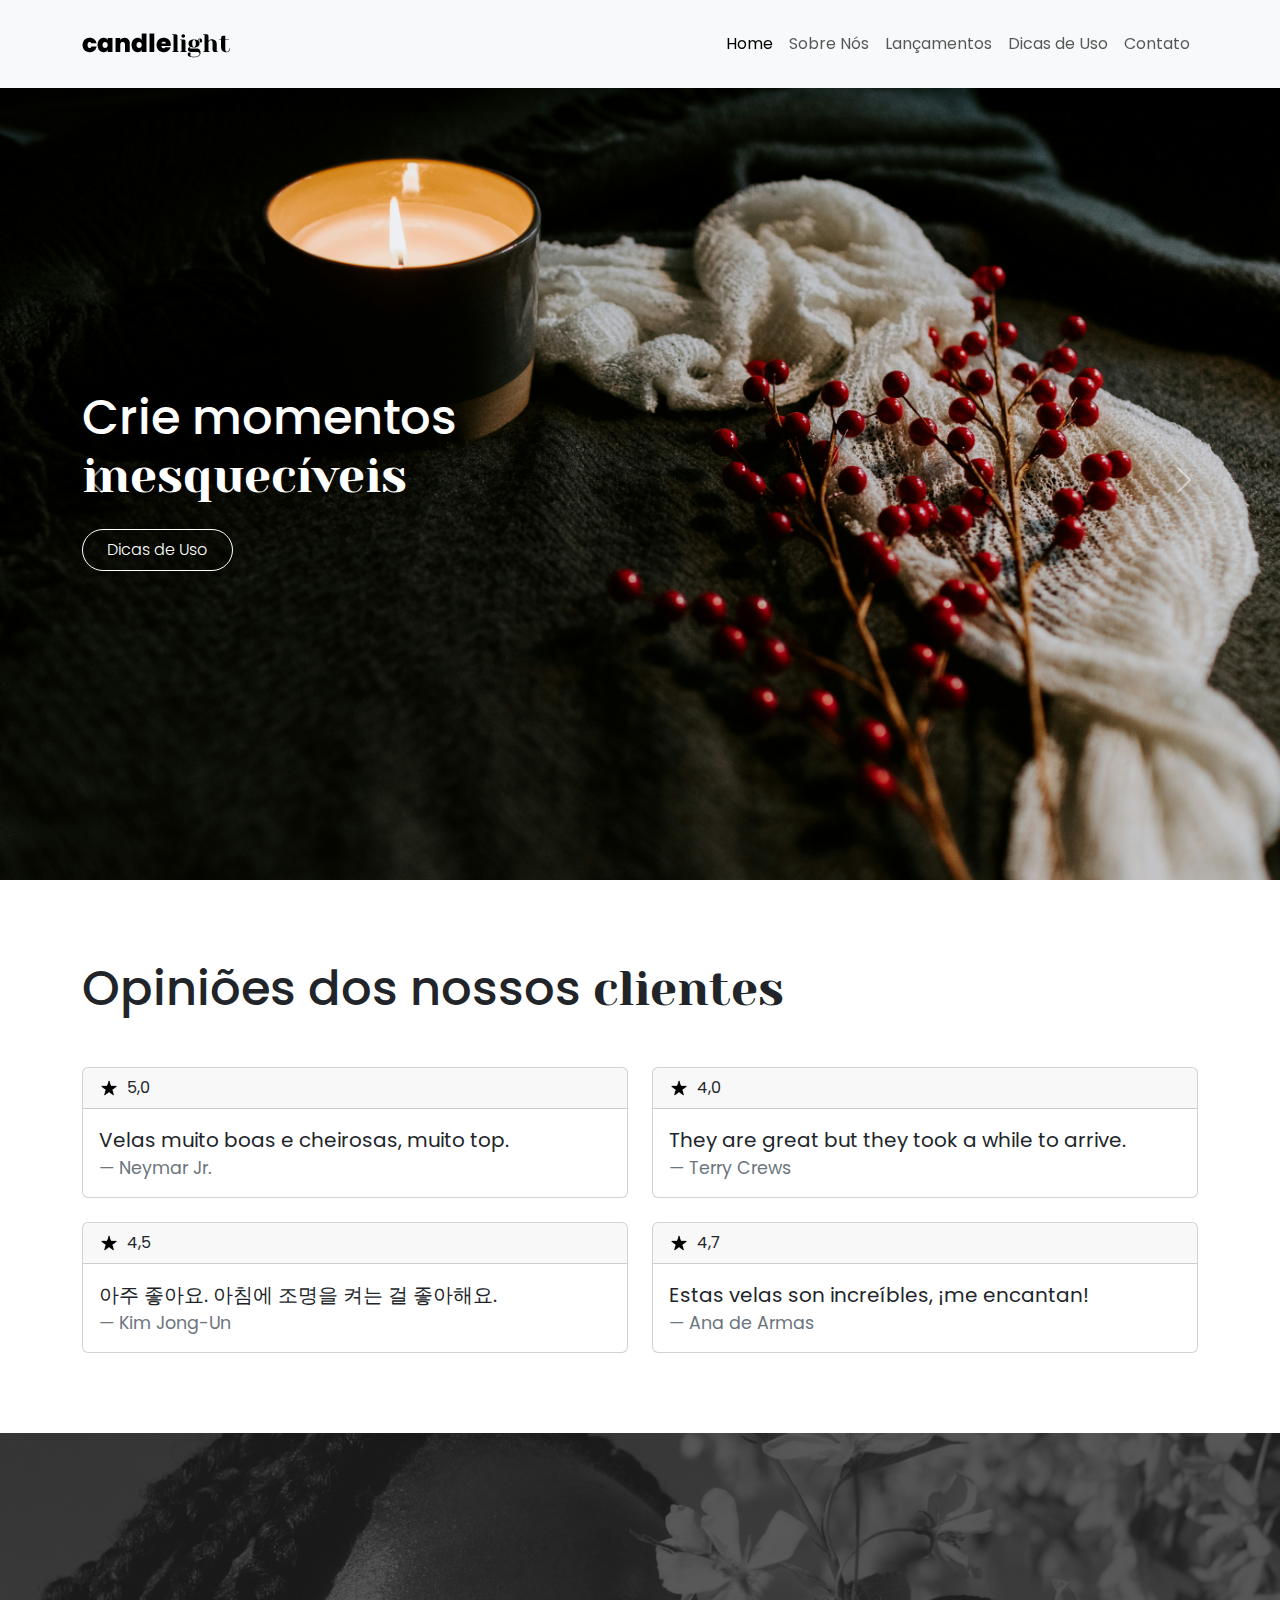
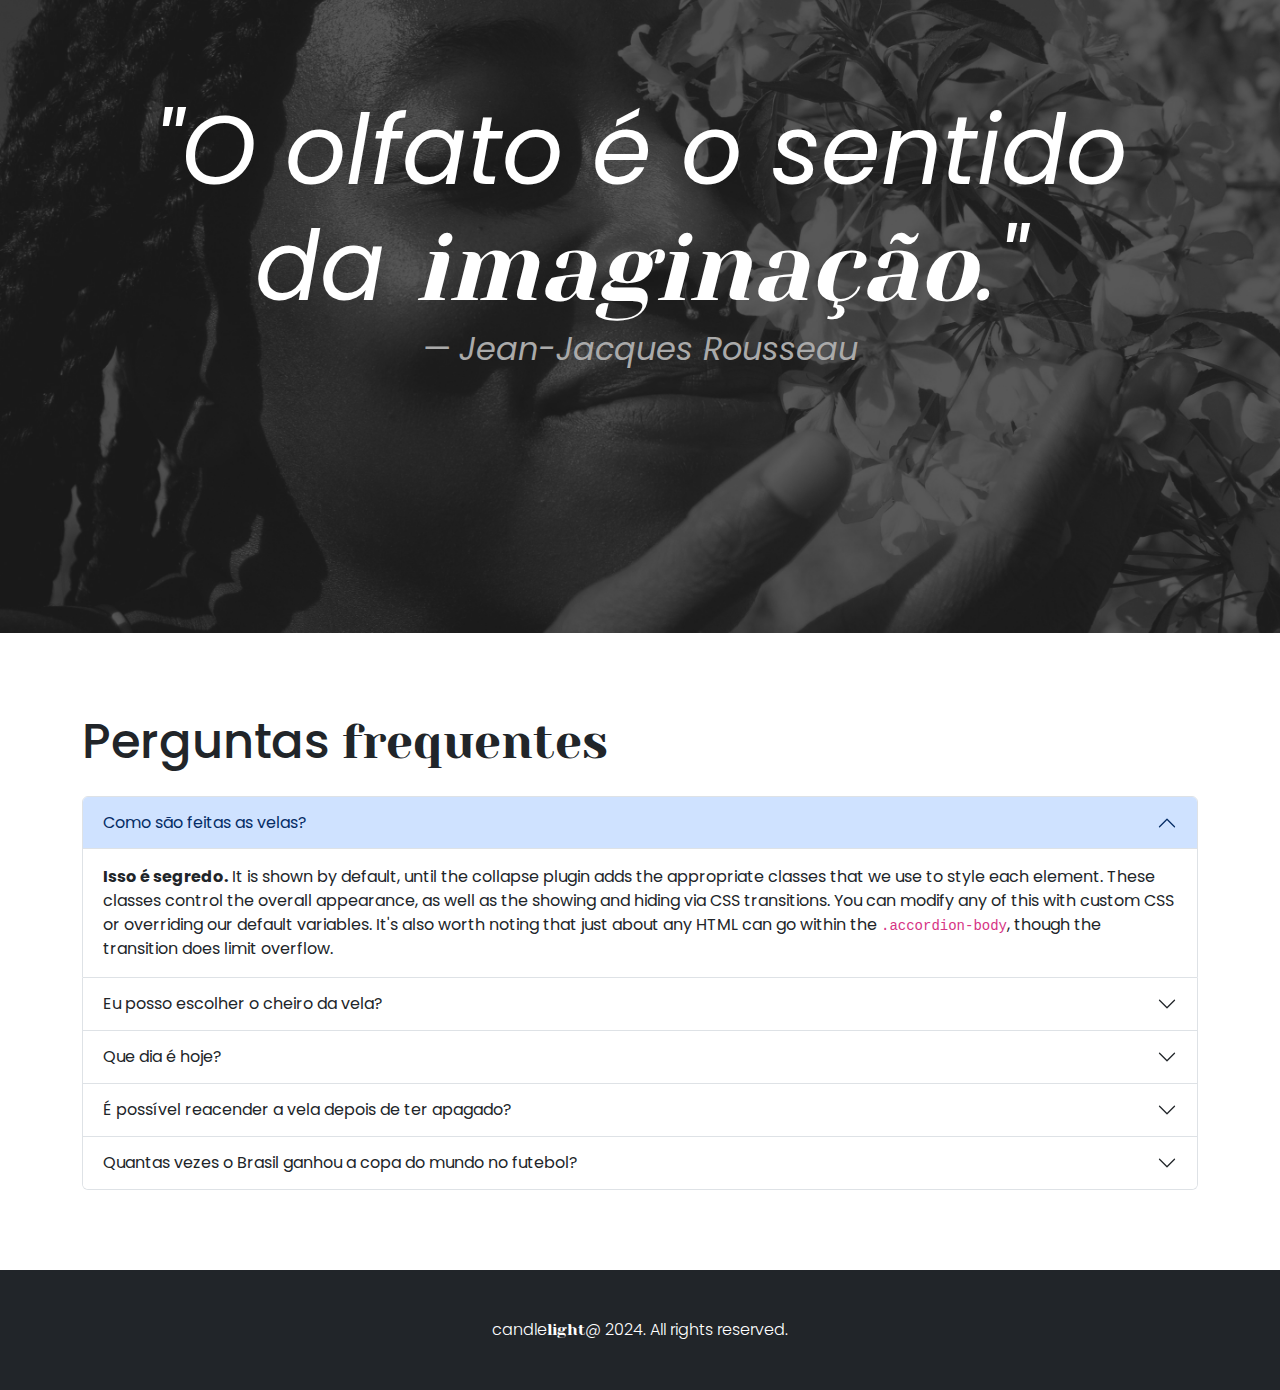
<file: index.html>
<!DOCTYPE html>
<html lang="en">

<head>
    <meta charset="UTF-8">
    <meta name="viewport" content="width=device-width, initial-scale=1.0">

    <link href="https://cdn.jsdelivr.net/npm/bootstrap@5.3.3/dist/css/bootstrap.min.css" rel="stylesheet"
        integrity="sha384-QWTKZyjpPEjISv5WaRU9OFeRpok6YctnYmDr5pNlyT2bRjXh0JMhjY6hW+ALEwIH" crossorigin="anonymous">
    <link rel="preconnect" href="https://fonts.googleapis.com">
    <link rel="preconnect" href="https://fonts.gstatic.com" crossorigin>
    <link
        href="https://fonts.googleapis.com/css2?family=Poppins:ital,wght@0,100;0,200;0,300;0,400;0,500;0,600;0,700;0,800;0,900;1,100;1,200;1,300;1,400;1,500;1,600;1,700;1,800;1,900&family=Yeseva+One&display=swap"
        rel="stylesheet">
    <link rel="stylesheet" href="./style.css">
    <link rel="stylesheet" href="./home.css">
    <link rel="icon" type="image/x-icon" href="./img/favicon.png">
    <script src="https://cdn.jsdelivr.net/npm/bootstrap@5.3.3/dist/js/bootstrap.bundle.min.js"
        integrity="sha384-YvpcrYf0tY3lHB60NNkmXc5s9fDVZLESaAA55NDzOxhy9GkcIdslK1eN7N6jIeHz"
        crossorigin="anonymous"></script>

    <title>candlelight | Home</title>
</head>

<body>
    <header class="container-fluid bg-body-tertiary fixed-top shadow">
        <nav class="navbar navbar-expand-lg container-lg">
            <div class="container-fluid">
                <a class="navbar-brand" href="#"><img src="./img/candlelight.png" alt="candlelight"></a>
                <button class="navbar-toggler" type="button" data-bs-toggle="collapse"
                    data-bs-target="#navbarNavAltMarkup" aria-controls="navbarNavAltMarkup" aria-expanded="false"
                    aria-label="Toggle navigation">
                    <span class="navbar-toggler-icon"></span>
                </button>
                <div class="collapse navbar-collapse nav justify-content-end" id="navbarNavAltMarkup">
                    <div class="navbar-nav">
                        <a class="nav-link active" aria-current="page" href="./index.html">Home</a>
                        <a class="nav-link" href="./sobre.html">Sobre Nós</a>
                        <a class="nav-link" href="./lancamentos.html">Lançamentos</a>
                        <a class="nav-link" href="./dicas.html">Dicas de Uso</a>
                        <a class="nav-link" href="./contato.html">Contato</a>
                    </div>
                </div>

            </div>
        </nav>
    </header>
    <section id="landing">
        <div id="carouselExampleFade" class="carousel slide carousel-fade">
            <div class="carousel-inner">
                <div class="carousel-item active">
                    <div class="container-lg">
                        <div class="carousel-content">
                            <h2 class="home-title">Crie momentos <span>inesquecíveis</span></h2>
                            <a class="carousel-btn" href="./dicas.html">Dicas de Uso</a>
                        </div>


                    </div>
                    <img src="./img/carrossel1.jpg" class="d-block w-100" alt="Carrossel">
                </div>
                <div class="carousel-item">
                    <div class="container-lg">
                        <div class="carousel-content">
                            <h2 class="home-title">Conheça a <span>nova coleção</span></h2>
                            <a class="carousel-btn" href="./lancamentos.html">Lançamentos</a>
                        </div>


                    </div>
                    <img src="./img/carrossel2.jpg" class="d-block w-100" alt="...">
                </div>
                <div class="carousel-item">
                    <div class="container-lg">
                        <div class="carousel-content">
                            <h2 class="home-title">Conheça nossa <span>história</span></h2>
                            <a class="carousel-btn" href="./sobre.html">Sobre Nós</a>
                        </div>


                    </div>
                    <img src="./img/carrossel3.jpg" class="d-block w-100" alt="...">
                </div>
            </div>
            <button class="carousel-control-prev" type="button" data-bs-target="#carouselExampleFade"
                data-bs-slide="prev">
                <span class="carousel-control-prev-icon" aria-hidden="true"></span>
                <span class="visually-hidden">Previous</span>
            </button>
            <button class="carousel-control-next" type="button" data-bs-target="#carouselExampleFade"
                data-bs-slide="next">
                <span class="carousel-control-next-icon" aria-hidden="true"></span>
                <span class="visually-hidden">Next</span>
            </button>
        </div>
    </section>
    <section id="opinions">
        <div class="container-lg">
            <h2 class="home-title mb-5">Opiniões dos nossos <span>clientes</span></h2>
            <div class="row row-cols-1 row-cols-md-2 g-4">
                <div class="col">
                    <div class="card">
                        <div class="card-header">
                            <img src="./img/icon-star.png" alt="Star">
                            5,0
                        </div>

                        <div class="card-body">
                            <blockquote class="blockquote mb-0">
                                <p>Velas muito boas e cheirosas, muito top.</p>
                                <footer class="blockquote-footer">Neymar Jr.</footer>
                            </blockquote>
                        </div>
                    </div>
                </div>
                <div class="col">
                    <div class="card">
                        <div class="card-header">
                            <img src="./img/icon-star.png" alt="Star">
                            4,0
                        </div>

                        <div class="card-body">
                            <blockquote class="blockquote mb-0">
                                <p>They are great but they took a while to arrive.</p>
                                <footer class="blockquote-footer">Terry Crews</footer>
                            </blockquote>
                        </div>
                    </div>
                </div>
                <div class="col">
                    <div class="card">
                        <div class="card-header">
                            <img src="./img/icon-star.png" alt="Star">
                            4,5
                        </div>

                        <div class="card-body">
                            <blockquote class="blockquote mb-0">
                                <p>아주 좋아요. 아침에 조명을 켜는 걸 좋아해요.</p>
                                <footer class="blockquote-footer">Kim Jong-Un</footer>
                            </blockquote>
                        </div>
                    </div>
                </div>
                <div class="col">
                    <div class="card">
                        <div class="card-header">
                            <img src="./img/icon-star.png" alt="Star">
                            4,7
                        </div>

                        <div class="card-body">
                            <blockquote class="blockquote mb-0">
                                <p>Estas velas son increíbles, ¡me encantan!</p>
                                <footer class="blockquote-footer">Ana de Armas</footer>
                            </blockquote>
                        </div>
                    </div>
                </div>
            </div>
        </div>
    </section>
    <section id="phrase">
        <div class="phrase-items">
            <blockquote class="blockquote mb-0">
                <h2>"O olfato é o sentido da <span>imaginação</span>."</h2>
                <footer class="blockquote-footer"><cite title="Source Title">Jean-Jacques Rousseau</cite>
                </footer>
            </blockquote>
            <img src="./img/frase.jpg" alt="Mulher cheirando uma flor.">
        </div>

    </section>
    <section id="faq">
        <div class="container-lg">
            <h2 class="home-title mb-4">Perguntas <span>frequentes</span></h2>
            <div class="accordion" id="accordionExample">
                <div class="accordion-item">
                    <h2 class="accordion-header">
                        <button class="accordion-button" type="button" data-bs-toggle="collapse"
                            data-bs-target="#collapseOne" aria-expanded="true" aria-controls="collapseOne">
                            Como são feitas as velas?
                        </button>
                    </h2>
                    <div id="collapseOne" class="accordion-collapse collapse show" data-bs-parent="#accordionExample">
                        <div class="accordion-body">
                            <strong>Isso é segredo.</strong> It is shown by default, until the
                            collapse plugin adds the appropriate classes that we use to style each element. These
                            classes control the overall appearance, as well as the showing and hiding via CSS
                            transitions. You can modify any of this with custom CSS or overriding our default variables.
                            It's also worth noting that just about any HTML can go within the
                            <code>.accordion-body</code>, though the transition does limit overflow.
                        </div>
                    </div>
                </div>
                <div class="accordion-item">
                    <h2 class="accordion-header">
                        <button class="accordion-button collapsed" type="button" data-bs-toggle="collapse"
                            data-bs-target="#collapseTwo" aria-expanded="false" aria-controls="collapseTwo">
                            Eu posso escolher o cheiro da vela?
                        </button>
                    </h2>
                    <div id="collapseTwo" class="accordion-collapse collapse" data-bs-parent="#accordionExample">
                        <div class="accordion-body">
                            <strong>Sim.</strong> It is hidden by default, until
                            the collapse plugin adds the appropriate classes that we use to style each element. These
                            classes control the overall appearance, as well as the showing and hiding via CSS
                            transitions. You can modify any of this with custom CSS or overriding our default variables.
                            It's also worth noting that just about any HTML can go within the
                            <code>.accordion-body</code>, though the transition does limit overflow.
                        </div>
                    </div>
                </div>
                <div class="accordion-item">
                    <h2 class="accordion-header">
                        <button class="accordion-button collapsed" type="button" data-bs-toggle="collapse"
                            data-bs-target="#collapseThree" aria-expanded="false" aria-controls="collapseThree">
                            Que dia é hoje?
                        </button>
                    </h2>
                    <div id="collapseThree" class="accordion-collapse collapse" data-bs-parent="#accordionExample">
                        <div class="accordion-body">
                            <strong>Hoje é Quarta-feira.</strong> It is hidden by default, until the
                            collapse plugin adds the appropriate classes that we use to style each element. These
                            classes control the overall appearance, as well as the showing and hiding via CSS
                            transitions. You can modify any of this with custom CSS or overriding our default variables.
                            It's also worth noting that just about any HTML can go within the
                            <code>.accordion-body</code>, though the transition does limit overflow.
                        </div>
                    </div>
                </div>
                <div class="accordion-item">
                    <h2 class="accordion-header">
                        <button class="accordion-button collapsed" type="button" data-bs-toggle="collapse"
                            data-bs-target="#collapseFour" aria-expanded="false" aria-controls="collapseFour">
                            É possível reacender a vela depois de ter apagado?
                        </button>
                    </h2>
                    <div id="collapseFour" class="accordion-collapse collapse" data-bs-parent="#accordionExample">
                        <div class="accordion-body">
                            <strong>Sim.</strong> It is hidden by default, until the
                            collapse plugin adds the appropriate classes that we use to style each element. These
                            classes control the overall appearance, as well as the showing and hiding via CSS
                            transitions. You can modify any of this with custom CSS or overriding our default variables.
                            It's also worth noting that just about any HTML can go within the
                            <code>.accordion-body</code>, though the transition does limit overflow.
                        </div>
                    </div>
                </div>
                <div class="accordion-item">
                    <h2 class="accordion-header">
                        <button class="accordion-button collapsed" type="button" data-bs-toggle="collapse"
                            data-bs-target="#collapseFive" aria-expanded="false" aria-controls="collapseFive">
                            Quantas vezes o Brasil ganhou a copa do mundo no futebol?
                        </button>
                    </h2>
                    <div id="collapseFive" class="accordion-collapse collapse" data-bs-parent="#accordionExample">
                        <div class="accordion-body">
                            <strong>5 vezes.</strong> It is hidden by default, until the
                            collapse plugin adds the appropriate classes that we use to style each element. These
                            classes control the overall appearance, as well as the showing and hiding via CSS
                            transitions. You can modify any of this with custom CSS or overriding our default variables.
                            It's also worth noting that just about any HTML can go within the
                            <code>.accordion-body</code>, though the transition does limit overflow.
                        </div>
                    </div>
                </div>
            </div>
        </div>
    </section>
    <footer id="footer" class="bg-dark">
        <div class="container-fluid">
            <p class="footer-content">
                candle<span>light</span>@ 2024. All rights reserved.
            </p>
        </div>
    </footer>
</body>

</html>
</file>
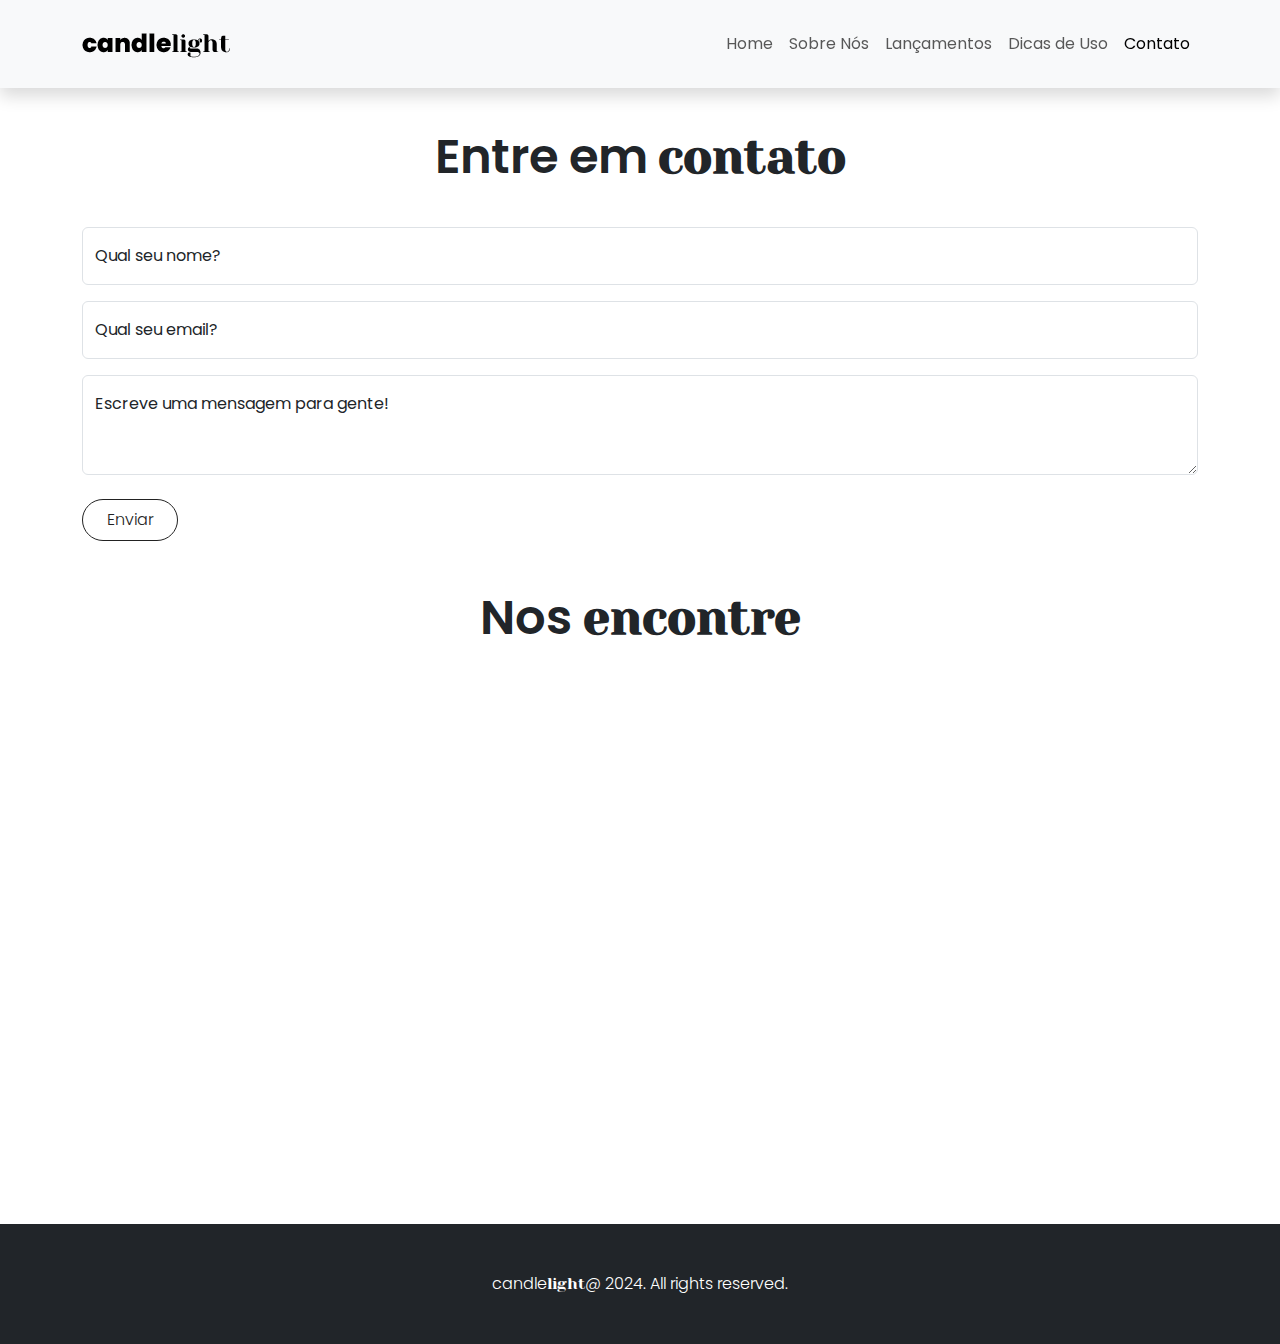
<file: contato.html>
<!DOCTYPE html>
<html lang="en">

<head>
    <meta charset="UTF-8">
    <meta name="viewport" content="width=device-width, initial-scale=1.0">

    <link href="https://cdn.jsdelivr.net/npm/bootstrap@5.3.3/dist/css/bootstrap.min.css" rel="stylesheet"
        integrity="sha384-QWTKZyjpPEjISv5WaRU9OFeRpok6YctnYmDr5pNlyT2bRjXh0JMhjY6hW+ALEwIH" crossorigin="anonymous">
    <link rel="preconnect" href="https://fonts.googleapis.com">
    <link rel="preconnect" href="https://fonts.gstatic.com" crossorigin>
    <link
        href="https://fonts.googleapis.com/css2?family=Poppins:ital,wght@0,100;0,200;0,300;0,400;0,500;0,600;0,700;0,800;0,900;1,100;1,200;1,300;1,400;1,500;1,600;1,700;1,800;1,900&family=Yeseva+One&display=swap"
        rel="stylesheet">
    <link rel="stylesheet" href="./style.css">
    <link rel="stylesheet" href="./contato.css">
    <link rel="icon" type="image/x-icon" href="./img/favicon.png">
    <script src="https://cdn.jsdelivr.net/npm/bootstrap@5.3.3/dist/js/bootstrap.bundle.min.js"
        integrity="sha384-YvpcrYf0tY3lHB60NNkmXc5s9fDVZLESaAA55NDzOxhy9GkcIdslK1eN7N6jIeHz"
        crossorigin="anonymous"></script>

    <title>candlelight | Contato</title>
</head>

<body>
    <header class="container-fluid bg-body-tertiary fixed-top shadow">
        <nav class="navbar navbar-expand-lg container-lg">
            <div class="container-fluid">
                <a class="navbar-brand" href="#"><img src="./img/candlelight.png" alt="candlelight"></a>
                <button class="navbar-toggler" type="button" data-bs-toggle="collapse"
                    data-bs-target="#navbarNavAltMarkup" aria-controls="navbarNavAltMarkup" aria-expanded="false"
                    aria-label="Toggle navigation">
                    <span class="navbar-toggler-icon"></span>
                </button>
                <div class="collapse navbar-collapse nav justify-content-end" id="navbarNavAltMarkup">
                    <div class="navbar-nav">
                        <a class="nav-link" href="./index.html">Home</a>
                        <a class="nav-link" href="./sobre.html">Sobre Nós</a>
                        <a class="nav-link" href="./lancamentos.html">Lançamentos</a>
                        <a class="nav-link" href="./dicas.html">Dicas de Uso</a>
                        <a class="nav-link active" aria-current="page" href="./contato.html">Contato</a>
                    </div>
                </div>

            </div>
        </nav>
    </header>
    <main>
        <div class="container-lg">
            <h1 class="main-title">Entre em <span>contato</span></h1>
            <form class="mb-3 mb-lg-0">
                <div class="form-floating mb-3">
                    <input type="text" class="form-control" id="floatingInput" placeholder="name">
                    <label for="floatingInput">Qual seu nome?</label>
                </div>
                <div class="form-floating mb-3">
                    <input type="email" class="form-control" id="floatingInput" placeholder="name@example.com">
                    <label for="floatingInput">Qual seu email?</label>
                </div>
                <div class="form-floating mb-3">
                    <textarea class="form-control" placeholder="Leave a comment here" id="floatingTextarea2"
                        style="height: 100px"></textarea>
                    <label for="floatingTextarea2">Escreve uma mensagem para gente!</label>
                </div>
                <button class="btn contato-btn">Enviar</button>
            </form>
            <h1 class="main-title">Nos <span>encontre</span></h1>
            <iframe
                src="https://www.google.com/maps/embed?pb=!1m18!1m12!1m3!1d3557.6018589145747!2d-48.669194348288364!3d-26.916128033298385!2m3!1f0!2f0!3f0!3m2!1i1024!2i768!4f13.1!3m3!1m2!1s0x94d8cb8842138761%3A0x648dbc8d0ef634c1!2sUniversidade%20do%20Vale%20do%20Itaja%C3%AD%2C%20Campus%20Itaja%C3%AD!5e0!3m2!1spt-BR!2sbr!4v1718754780885!5m2!1spt-BR!2sbr"
                width="100%" height="450" style="border:0;" allowfullscreen="" loading="lazy"
                referrerpolicy="no-referrer-when-downgrade"></iframe>

        </div>
    </main>
    <footer id="footer" class="bg-dark">
        <div class="container-fluid">
            <p class="footer-content">
                candle<span>light</span>@ 2024. All rights reserved.
            </p>
        </div>
    </footer>
</body>

</html>
</file>
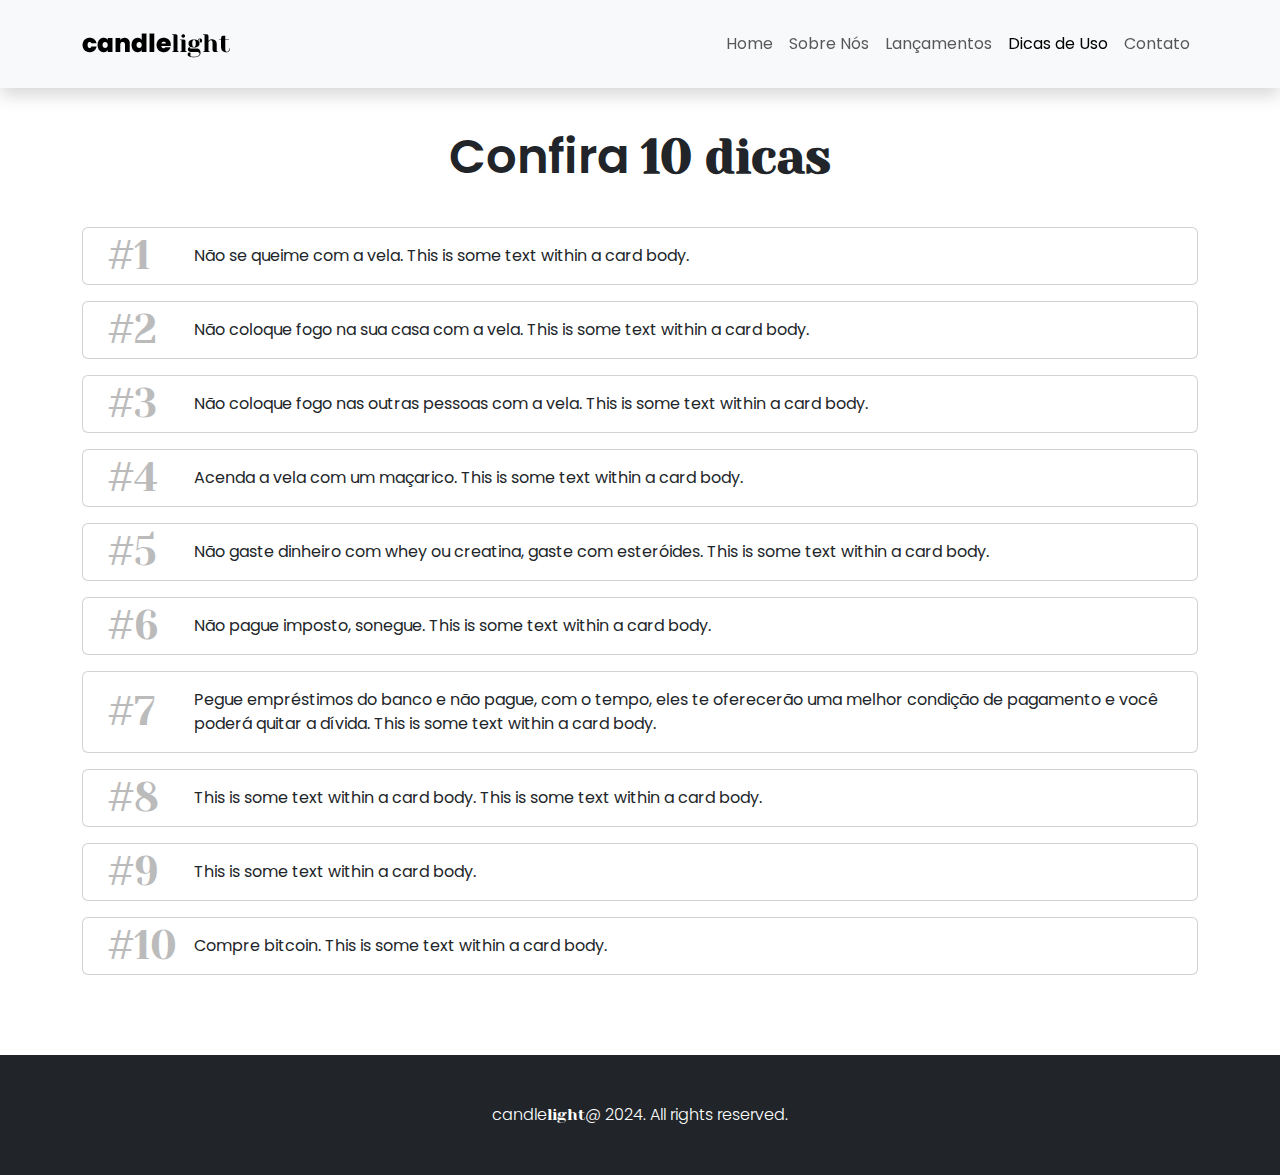
<file: dicas.html>
<!DOCTYPE html>
<html lang="en">

<head>
    <meta charset="UTF-8">
    <meta name="viewport" content="width=device-width, initial-scale=1.0">

    <link href="https://cdn.jsdelivr.net/npm/bootstrap@5.3.3/dist/css/bootstrap.min.css" rel="stylesheet"
        integrity="sha384-QWTKZyjpPEjISv5WaRU9OFeRpok6YctnYmDr5pNlyT2bRjXh0JMhjY6hW+ALEwIH" crossorigin="anonymous">
    <link rel="preconnect" href="https://fonts.googleapis.com">
    <link rel="preconnect" href="https://fonts.gstatic.com" crossorigin>
    <link
        href="https://fonts.googleapis.com/css2?family=Poppins:ital,wght@0,100;0,200;0,300;0,400;0,500;0,600;0,700;0,800;0,900;1,100;1,200;1,300;1,400;1,500;1,600;1,700;1,800;1,900&family=Yeseva+One&display=swap"
        rel="stylesheet">
    <link rel="stylesheet" href="./style.css">
    <link rel="stylesheet" href="./dicas.css">
    <link rel="icon" type="image/x-icon" href="./img/favicon.png">
    <script src="https://cdn.jsdelivr.net/npm/bootstrap@5.3.3/dist/js/bootstrap.bundle.min.js"
        integrity="sha384-YvpcrYf0tY3lHB60NNkmXc5s9fDVZLESaAA55NDzOxhy9GkcIdslK1eN7N6jIeHz"
        crossorigin="anonymous"></script>

    <title>candlelight | Dicas de Uso</title>
</head>

<body>
    <header class="container-fluid bg-body-tertiary fixed-top shadow">
        <nav class="navbar navbar-expand-lg container-lg">
            <div class="container-fluid">
                <a class="navbar-brand" href="#"><img src="./img/candlelight.png" alt="candlelight"></a>
                <button class="navbar-toggler" type="button" data-bs-toggle="collapse"
                    data-bs-target="#navbarNavAltMarkup" aria-controls="navbarNavAltMarkup" aria-expanded="false"
                    aria-label="Toggle navigation">
                    <span class="navbar-toggler-icon"></span>
                </button>
                <div class="collapse navbar-collapse nav justify-content-end" id="navbarNavAltMarkup">
                    <div class="navbar-nav">
                        <a class="nav-link" href="./index.html">Home</a>
                        <a class="nav-link" href="./sobre.html">Sobre Nós</a>
                        <a class="nav-link" href="./lancamentos.html">Lançamentos</a>
                        <a class="nav-link active" aria-current="page" href="./dicas.html">Dicas de Uso</a>
                        <a class="nav-link" href="./contato.html">Contato</a>
                    </div>
                </div>

            </div>
        </nav>
    </header>

    <main>

        <div class="container-lg">
            <h1 class="main-title">Confira <span>10 dicas</span></h1>
            <div class="card mb-3">
                <div class="row align-items-center">
                    <div class="col-2 col-md-1 ">
                        <div class="card-body">
                            <h5 class="card-title">
                                #1
                            </h5>
                        </div>


                    </div>
                    <div class="col-10 col-md-11 ">
                        <div class="card-body">
                            <p class="card-text">
                                Não se queime com a vela. This is some text within a card body.
                            </p>

                        </div>
                    </div>

                </div>

            </div>
            <div class="card mb-3">
                <div class="row align-items-center">
                    <div class="col-2 col-md-1 ">
                        <div class="card-body">
                            <h5 class="card-title">
                                #2
                            </h5>
                        </div>


                    </div>
                    <div class="col-10 col-md-11 ">
                        <div class="card-body">
                            <p class="card-text">
                                Não coloque fogo na sua casa com a vela. This is some text within a card body.
                            </p>

                        </div>
                    </div>

                </div>

            </div>
            <div class="card mb-3">
                <div class="row align-items-center">
                    <div class="col-2 col-md-1 ">
                        <div class="card-body">
                            <h5 class="card-title">
                                #3
                            </h5>
                        </div>


                    </div>
                    <div class="col-10 col-md-11 ">
                        <div class="card-body">
                            <p class="card-text">
                                Não coloque fogo nas outras pessoas com a vela. This is some text within a card body.
                            </p>

                        </div>
                    </div>

                </div>

            </div>
            <div class="card mb-3">
                <div class="row align-items-center">
                    <div class="col-2 col-md-1 ">
                        <div class="card-body">
                            <h5 class="card-title">
                                #4
                            </h5>
                        </div>


                    </div>
                    <div class="col-10 col-md-11 ">
                        <div class="card-body">
                            <p class="card-text">
                                Acenda a vela com um maçarico. This is some text within a card body.
                            </p>

                        </div>
                    </div>

                </div>

            </div>
            <div class="card mb-3">
                <div class="row align-items-center">
                    <div class="col-2 col-md-1 ">
                        <div class="card-body">
                            <h5 class="card-title">
                                #5
                            </h5>
                        </div>


                    </div>
                    <div class="col-10 col-md-11 ">
                        <div class="card-body">
                            <p class="card-text">
                                Não gaste dinheiro com whey ou creatina, gaste com esteróides. This is some text within
                                a card body.
                            </p>

                        </div>
                    </div>

                </div>

            </div>
            <div class="card mb-3">
                <div class="row align-items-center">
                    <div class="col-2 col-md-1 ">
                        <div class="card-body">
                            <h5 class="card-title">
                                #6
                            </h5>
                        </div>


                    </div>
                    <div class="col-10 col-md-11 ">
                        <div class="card-body">
                            <p class="card-text">
                                Não pague imposto, sonegue. This is some text within a card body.
                            </p>

                        </div>
                    </div>

                </div>

            </div>
            <div class="card mb-3">
                <div class="row align-items-center">
                    <div class="col-2 col-md-1 ">
                        <div class="card-body">
                            <h5 class="card-title">
                                #7
                            </h5>
                        </div>

                    </div>
                    <div class="col-10 col-md-11 ">
                        <div class="card-body">
                            <p class="card-text">
                                Pegue empréstimos do banco e não pague, com o tempo, eles te oferecerão uma melhor
                                condição de pagamento e você poderá quitar a dívida. This is some text within a card
                                body.
                            </p>

                        </div>
                    </div>

                </div>

            </div>
            <div class="card mb-3">
                <div class="row align-items-center">
                    <div class="col-2 col-md-1 ">
                        <div class="card-body">
                            <h5 class="card-title">
                                #8
                            </h5>
                        </div>

                    </div>
                    <div class="col-10 col-md-11 ">
                        <div class="card-body">
                            <p class="card-text">
                                This is some text within a card body. This is some text within a card body.
                            </p>

                        </div>
                    </div>

                </div>

            </div>
            <div class="card mb-3">
                <div class="row align-items-center">
                    <div class="col-2 col-md-1 ">
                        <div class="card-body">
                            <h5 class="card-title">
                                #9
                            </h5>
                        </div>

                    </div>
                    <div class="col-10 col-md-11 ">
                        <div class="card-body">
                            <p class="card-text">
                                This is some text within a card body.
                            </p>

                        </div>
                    </div>

                </div>

            </div>
            <div class="card mb-3">
                <div class="row align-items-center">
                    <div class="col-2 col-md-1 ">
                        <div class="card-body">
                            <h5 class="card-title">
                                #10
                            </h5>
                        </div>

                    </div>
                    <div class="col-10 col-md-11 ">
                        <div class="card-body">
                            <p class="card-text">
                                Compre bitcoin. This is some text within a card body.
                            </p>

                        </div>
                    </div>

                </div>

            </div>
        </div>
    </main>

    <footer id="footer" class="bg-dark">
        <div class="container-fluid">
            <p class="footer-content">
                candle<span>light</span>@ 2024. All rights reserved.
            </p>
        </div>
    </footer>
</body>

</html>
</file>
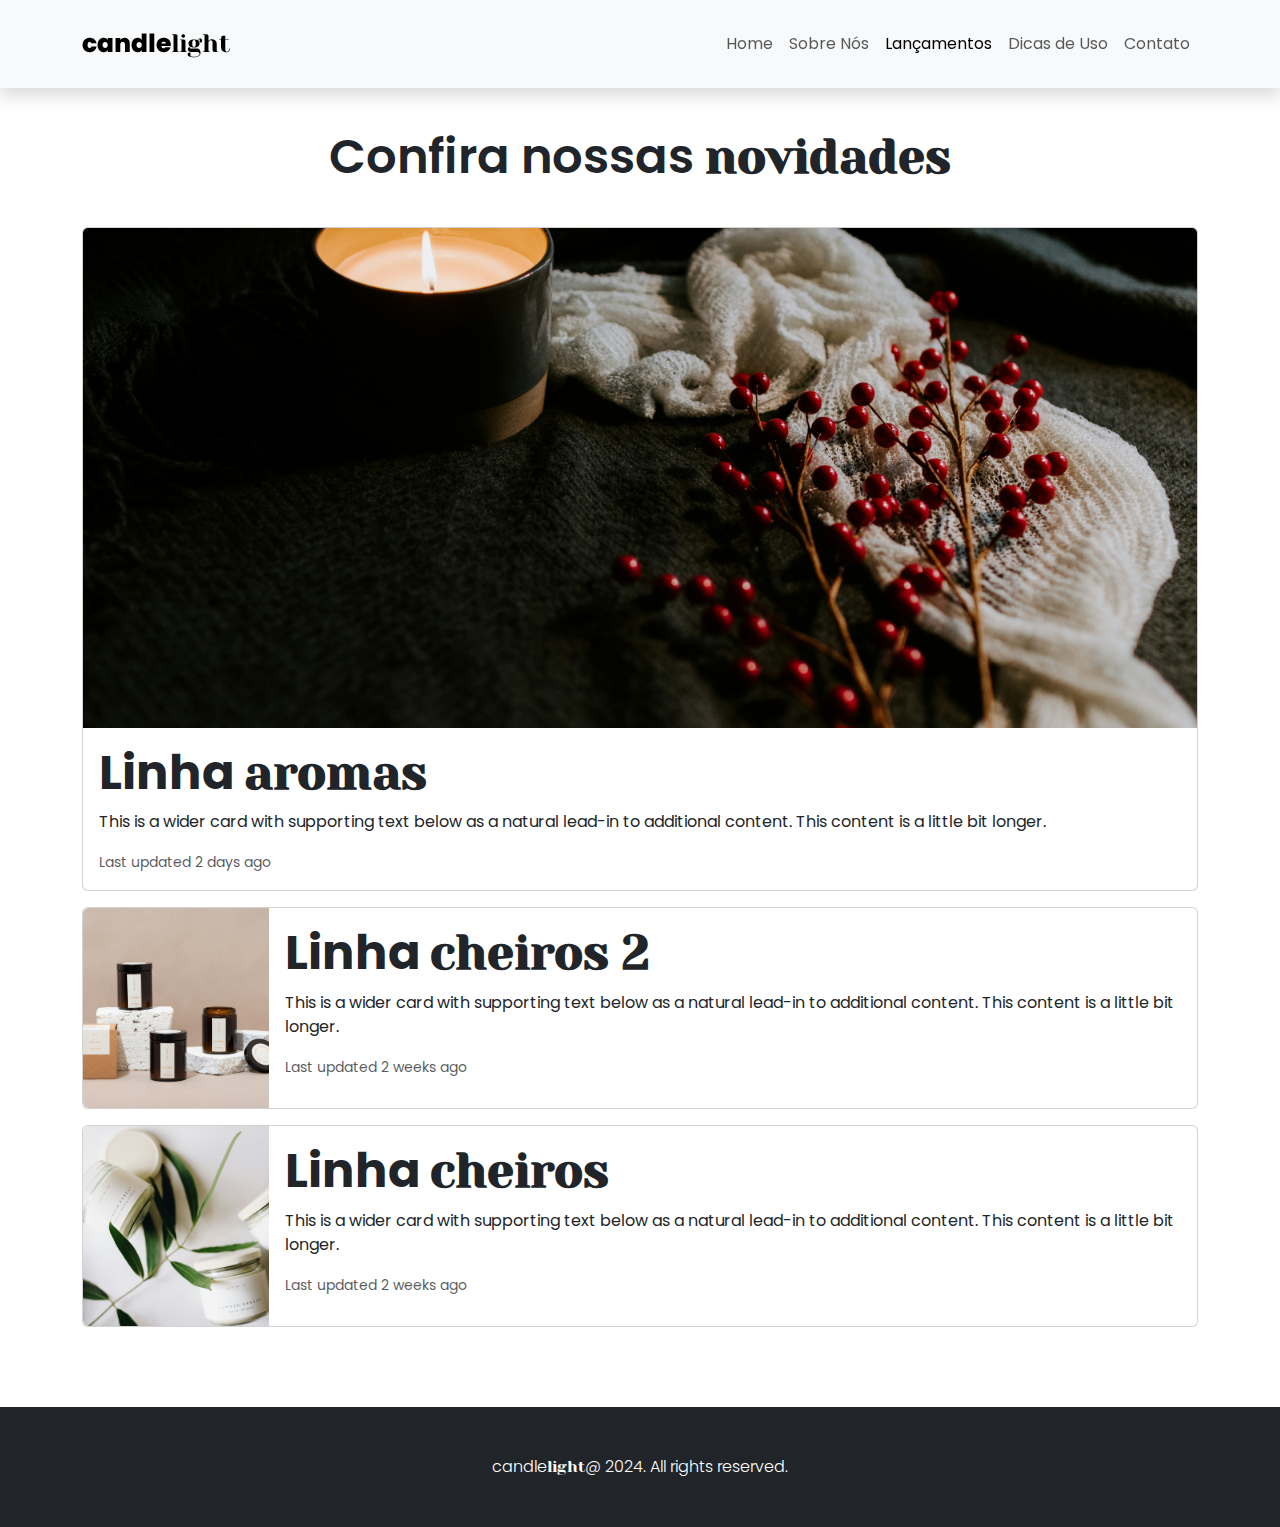
<file: lancamentos.html>
<!DOCTYPE html>
<html lang="en">

<head>
    <meta charset="UTF-8">
    <meta name="viewport" content="width=device-width, initial-scale=1.0">

    <link href="https://cdn.jsdelivr.net/npm/bootstrap@5.3.3/dist/css/bootstrap.min.css" rel="stylesheet"
        integrity="sha384-QWTKZyjpPEjISv5WaRU9OFeRpok6YctnYmDr5pNlyT2bRjXh0JMhjY6hW+ALEwIH" crossorigin="anonymous">
    <link rel="preconnect" href="https://fonts.googleapis.com">
    <link rel="preconnect" href="https://fonts.gstatic.com" crossorigin>
    <link
        href="https://fonts.googleapis.com/css2?family=Poppins:ital,wght@0,100;0,200;0,300;0,400;0,500;0,600;0,700;0,800;0,900;1,100;1,200;1,300;1,400;1,500;1,600;1,700;1,800;1,900&family=Yeseva+One&display=swap"
        rel="stylesheet">
    <link rel="stylesheet" href="./style.css">
    <link rel="stylesheet" href="./lancamentos.css">
    <link rel="icon" type="image/x-icon" href="./img/favicon.png">
    <script src="https://cdn.jsdelivr.net/npm/bootstrap@5.3.3/dist/js/bootstrap.bundle.min.js"
        integrity="sha384-YvpcrYf0tY3lHB60NNkmXc5s9fDVZLESaAA55NDzOxhy9GkcIdslK1eN7N6jIeHz"
        crossorigin="anonymous"></script>

    <title>candlelight | Lançamentos</title>
</head>

<body>
    <header class="container-fluid bg-body-tertiary fixed-top shadow">
        <nav class="navbar navbar-expand-lg container-lg">
            <div class="container-fluid">
                <a class="navbar-brand" href="#"><img src="./img/candlelight.png" alt="candlelight"></a>
                <button class="navbar-toggler" type="button" data-bs-toggle="collapse"
                    data-bs-target="#navbarNavAltMarkup" aria-controls="navbarNavAltMarkup" aria-expanded="false"
                    aria-label="Toggle navigation">
                    <span class="navbar-toggler-icon"></span>
                </button>
                <div class="collapse navbar-collapse nav justify-content-end" id="navbarNavAltMarkup">
                    <div class="navbar-nav">
                        <a class="nav-link" href="./index.html">Home</a>
                        <a class="nav-link" href="./sobre.html">Sobre Nós</a>
                        <a class="nav-link active" aria-current="page" href="./lancamentos.html">Lançamentos</a>
                        <a class="nav-link" href="./dicas.html">Dicas de Uso</a>
                        <a class="nav-link" href="./contato.html">Contato</a>
                    </div>
                </div>

            </div>
        </nav>
    </header>

    <main>
        <div class="container-lg">
            <h1 class="main-title">Confira nossas <span>novidades</span></h1>
            <div class="card mb-3">
                <img src="./img/lancamentos1.jpg" class="card-img-top" alt="Lançamento">
                <div class="card-body">
                    <h5 class="card-title">Linha <span>aromas</span></h5>
                    <p class="card-text">This is a wider card with supporting text below as a natural lead-in to
                        additional content. This content is a little bit longer.</p>
                    <p class="card-text"><small class="text-body-secondary">Last updated 2 days ago</small></p>
                </div>
            </div>
            <div class="card mb-3" style="max-width: 100%;">
                <div class="row g-0">
                    <div class="col-lg-2">
                        <img src="./img/lancamentos2.jpg" class="image-fluid rounded-start" alt="Lançamento 2">
                    </div>
                    <div class="col-lg-10">
                        <div class="card-body">
                            <h5 class="card-title">Linha <span>cheiros 2</span></h5>
                            <p class="card-text">This is a wider card with supporting text below as a natural lead-in to
                                additional content. This content is a little bit longer.</p>
                            <p class="card-text"><small class="text-body-secondary">Last updated 2 weeks ago</small></p>
                        </div>
                    </div>
                </div>
            </div>
            <div class="card mb-3" style="max-width: 100%;">
                <div class="row g-0">
                    <div class="col-lg-2">
                        <img src="./img/lancamentos3.jpg" class="image-fluid rounded-start" alt="Lançamento 3">
                    </div>
                    <div class="col-lg-10">
                        <div class="card-body">
                            <h5 class="card-title">Linha <span>cheiros</span></h5>
                            <p class="card-text">This is a wider card with supporting text below as a natural lead-in to
                                additional content. This content is a little bit longer.</p>
                            <p class="card-text"><small class="text-body-secondary">Last updated 2 weeks ago</small></p>
                        </div>
                    </div>
                </div>
            </div>
        </div>
    </main>

    <footer id="footer" class="bg-dark">
        <div class="container-fluid">
            <p class="footer-content">
                candle<span>light</span>@ 2024. All rights reserved.
            </p>
        </div>
    </footer>
</body>

</html>
</file>
<file: style.css>
body {
    font-family: 'Poppins';
}

img {
    max-width: 100%;
    object-fit: cover;
}

.nav-link {
    text-align: right;
    padding: 1rem;
    position: relative;
}

.nav-link.active {
    font-weight: 400;
}

#footer {
    margin-top: 2rem;
}

.footer-content {
    color: white;
    font-size: 1rem;
    font-weight: 300;
    text-align: center;
    padding: 3rem 0;
    margin-bottom: 0;

}

.footer-content span {
    font-family: "Yeseva One";
}

@media (min-width: 992px) {
    .nav-link {
        padding: 1.5rem;

    }

    #footer {
        margin-top: 5rem;
    }
}
</file>
<file: home.css>
#landing {
    margin-top: 3rem;
}

.carousel-item img {
    height: 600px;
    object-position: center;
}

.carousel-content {
    max-width: 992px;
    width: 100%;
    height: 100%;
    position: absolute;
    display: flex;
    flex-direction: column;
    justify-content: center;
    align-items: center;

}

.carousel-content h2 {
    color: white;
    max-width: 20rem;
}

.carousel-btn {
    margin-top: .5rem;
    font-family: 'poppins', 'sans-serif';
    font-weight: 300;
    font-size: 1rem;
    color: white;
    text-decoration: none;

    border: 1px solid white;
    padding: .5rem 1.5rem;
    border-radius: 1.5rem;
    transition: .3s;
}

.carousel-btn:hover {
    background-color: white;
    color: #222;
}

.home-title {
    font-weight: 500;
    font-size: 2rem;
    text-align: center;

}

.home-title span {
    font-family: 'Yeseva One', 'serif';
}


#opinions {
    margin-top: 2rem;
}

.card-header img {
    height: 20px;
}

.card-header {
    display: flex;
    justify-content: start;
    align-items: center;
    gap: .5rem;
}


#phrase {
    margin-top: 2rem;
}

.phrase-items {
    position: relative;
    display: flex;
    justify-content: center;
    align-items: center;
}

.phrase-items .blockquote {
    position: absolute;
    color: white;

}

.phrase-items .blockquote h2 {
    font-weight: 400;
    font-style: italic;
    font-size: 2.25rem;
    text-align: center;
    max-width: 25rem;
    margin-bottom: 1rem;
}

.phrase-items .blockquote h2 span {
    font-family: "Yeseva One", 'serif';
}


.phrase-items .blockquote-footer {
    font-size: 1rem;
    color: #aaa;
    text-align: center;
}

.phrase-items img {
    height: 300px;
    width: 100%;
    display: block;
    object-position: center;
}

#faq {
    margin-top: 2rem;
}


@media (min-width: 992px) {

    #landing {
        margin-top: 5rem;
    }

    .carousel-item img {
        height: 800px;
    }

    .carousel-content {
        align-items: start;
    }

    .carousel-content h2 {
        max-width: 25rem;

    }

    .home-title {

        font-size: 3rem;
        text-align: left;
    }


    .carousel-btn {
        margin-top: 1rem;
        font-size: 1rem;
    }

    #opinions {
        margin-top: 5rem;
    }

    #phrase {
        margin-top: 5rem;
    }

    .phrase-items img {
        height: 800px;
    }

    .phrase-items .blockquote h2 {
        font-size: 6rem;
        max-width: 70rem;
    }

    .phrase-items .blockquote-footer {
        font-size: 2rem;
    }

    #faq {
        margin-top: 5rem;
    }

}
</file>
<file: contato.css>
main {
    margin-top: 5rem;
}


.main-title {
    padding: 1rem 0;
    text-align: center;
    font-size: 3rem;
    font-weight: 600;
}


.main-title span {
    font-family: "yeseva one";
}

.contato-btn {
    margin-top: .5rem;
    font-family: 'poppins', 'sans-serif';
    font-weight: 300;
    font-size: 1rem;
    color: #222;
    text-decoration: none;

    border: 1px solid #222;
    padding: .5rem 1.5rem;
    border-radius: 1.5rem;
    transition: .3s;
}

.contato-btn:hover {
    background-color: #222;
    color: white;
}


@media (min-width: 992px) {

    .main-title {
        padding: 3rem 0 2rem;
    }

}
</file>
<file: dicas.css>
main {
    margin-top: 5rem;
}


.main-title {
    padding: 1rem 0;
    text-align: center;
    font-size: 3rem;
    font-weight: 600;
}


.main-title span {
    font-family: "yeseva one";
}

.card-body {
    position: relative;
}

.card-title {
    position: absolute;
    color: #bbb;
    font-family: "yeseva one";
    left: 25%;
    top: -25%;
    font-size: 2.5rem;
}

@media (min-width: 992px) {
    .card-title {
        left: 35%;
    }

    .main-title {
        padding: 3rem 0 2rem;
    }
}
</file>
<file: lancamentos.css>
main {
    margin-top: 5rem;
}



.main-title {
    padding: 1rem 0;
    text-align: center;
    font-size: 3rem;
    font-weight: 600;
}



.main-title span {
    font-family: "yeseva one";
}

.card-title {
    font-size: 3rem;
    font-weight: 700;

}

.card-title span {
    font-family: "yeseva one";
}

.card-img-top {
    height: 300px;

}

.image-fluid {
    height: 200px;
    width: 100%;
    display: block;
    object-position: center;
}

@media (min-width: 992px) {
    .card-img-top {
        height: 500px;
    }

    .main-title {
        padding: 3rem 0 2rem;
    }

}
</file>
